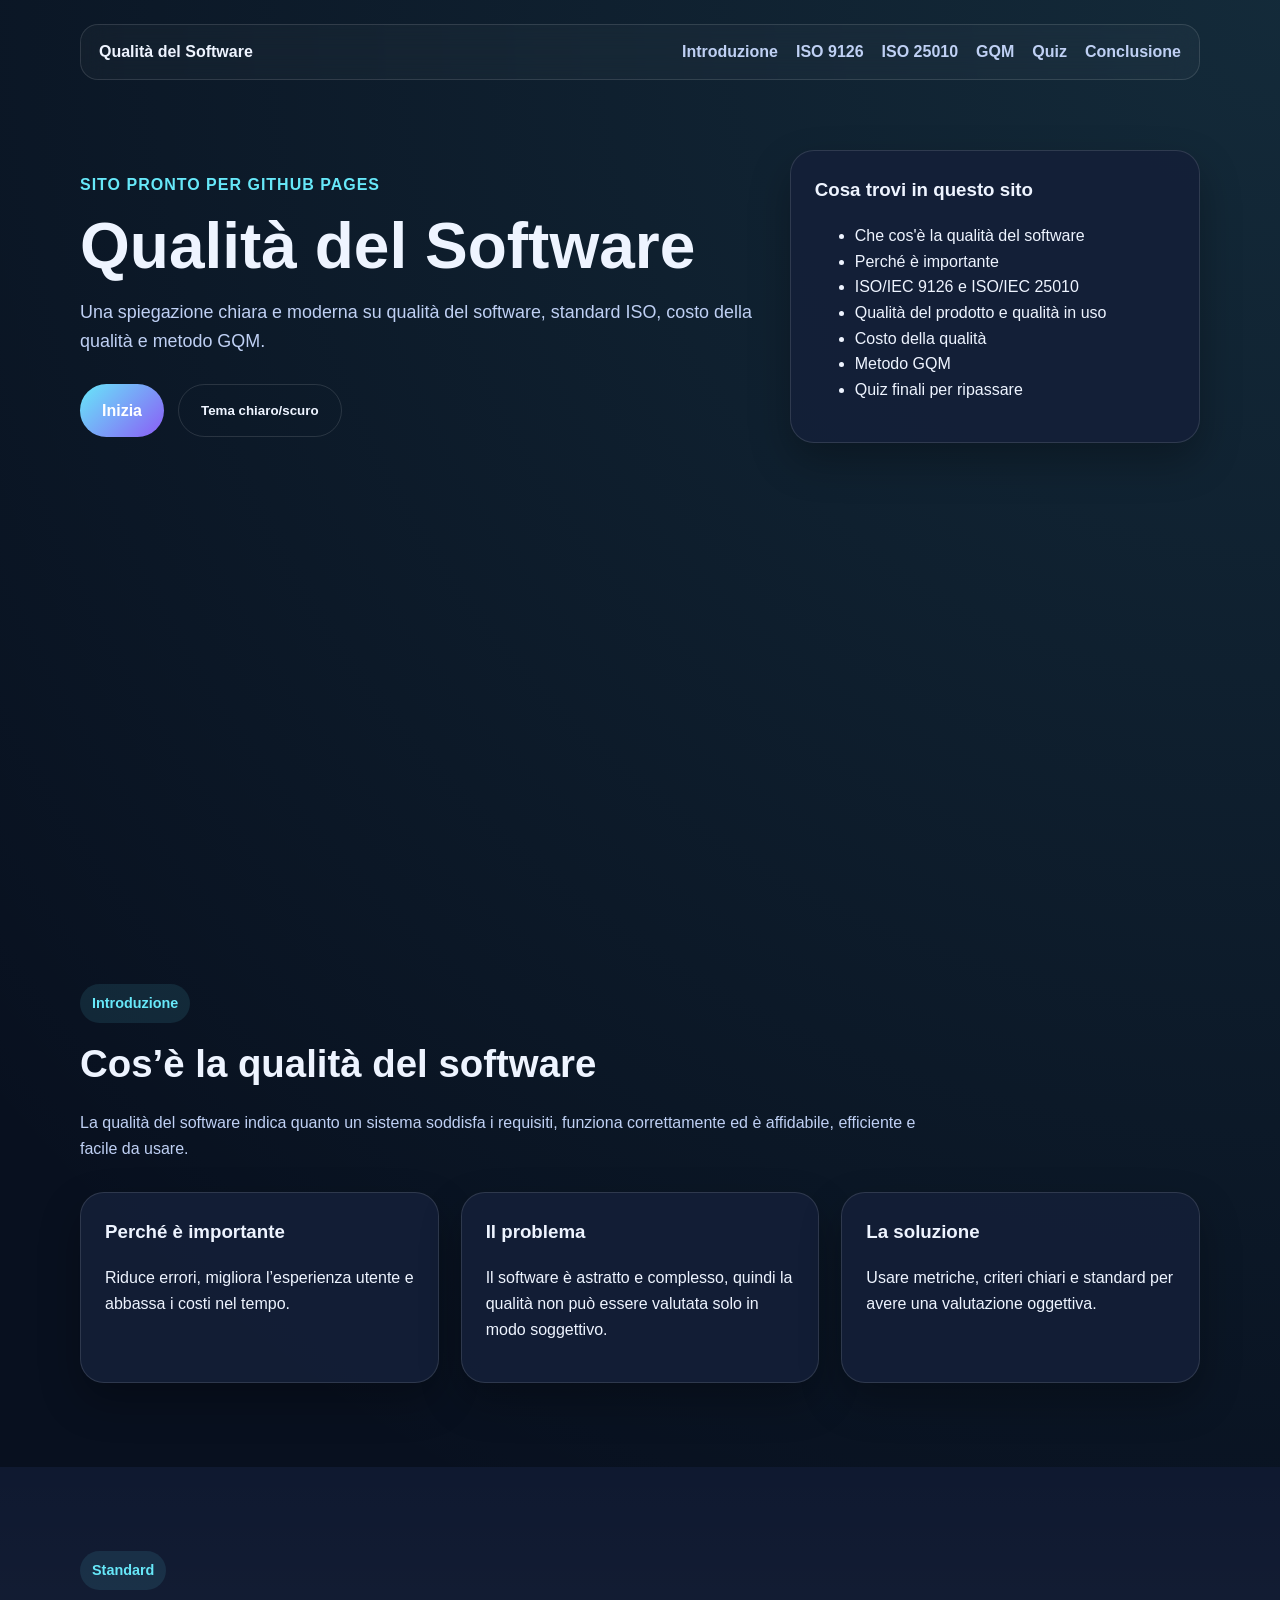
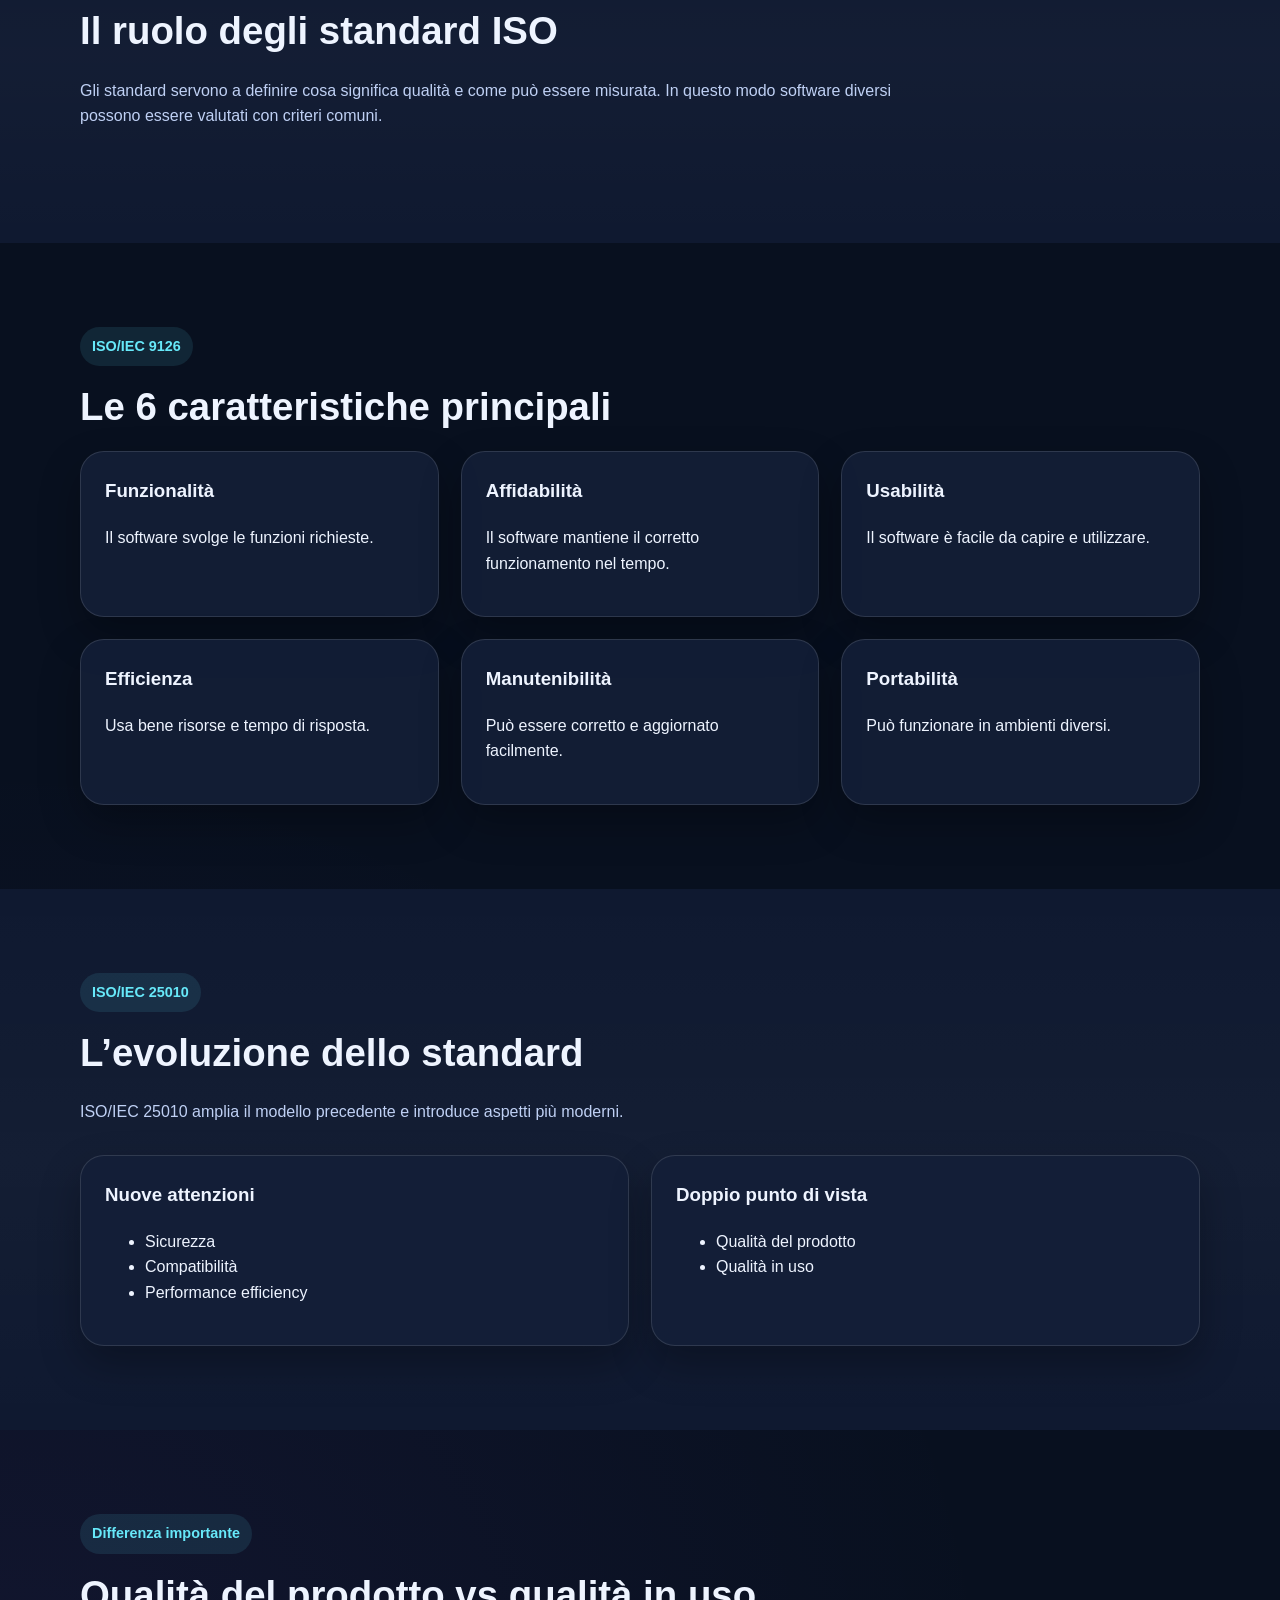
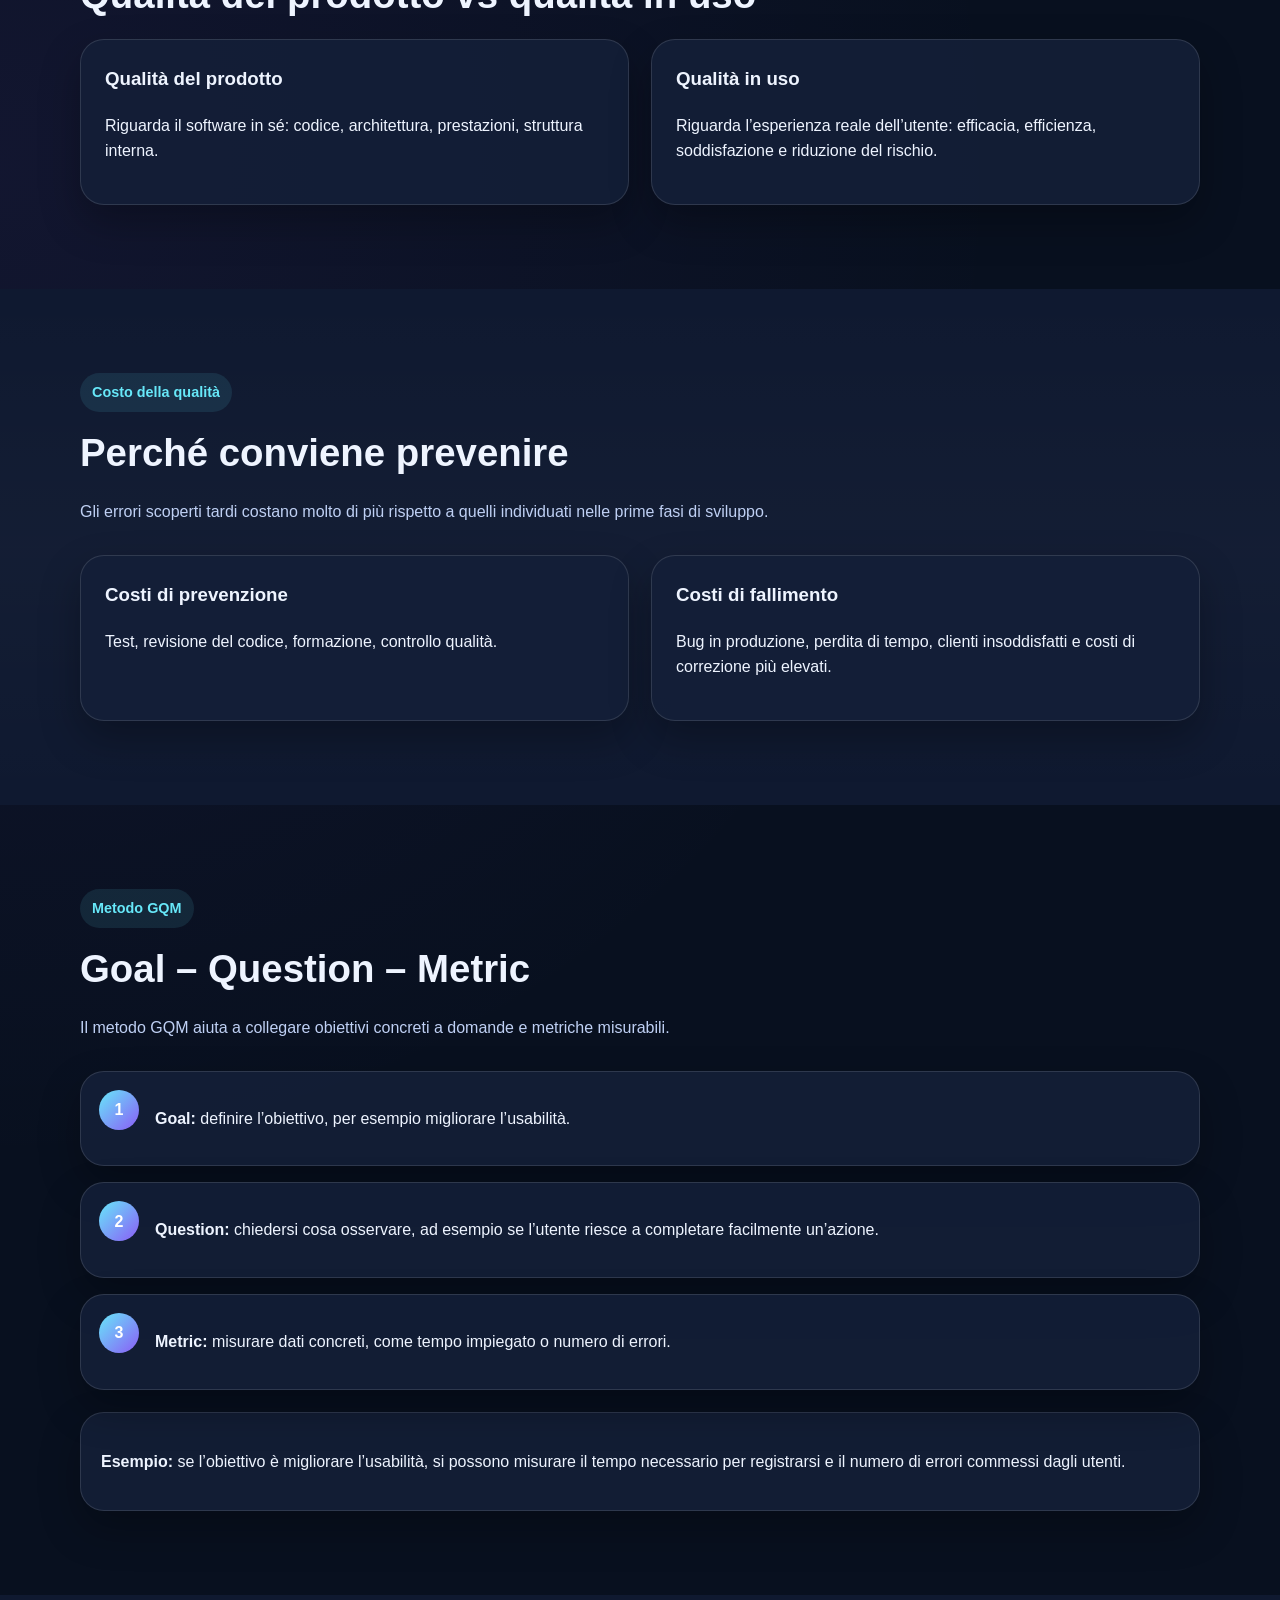
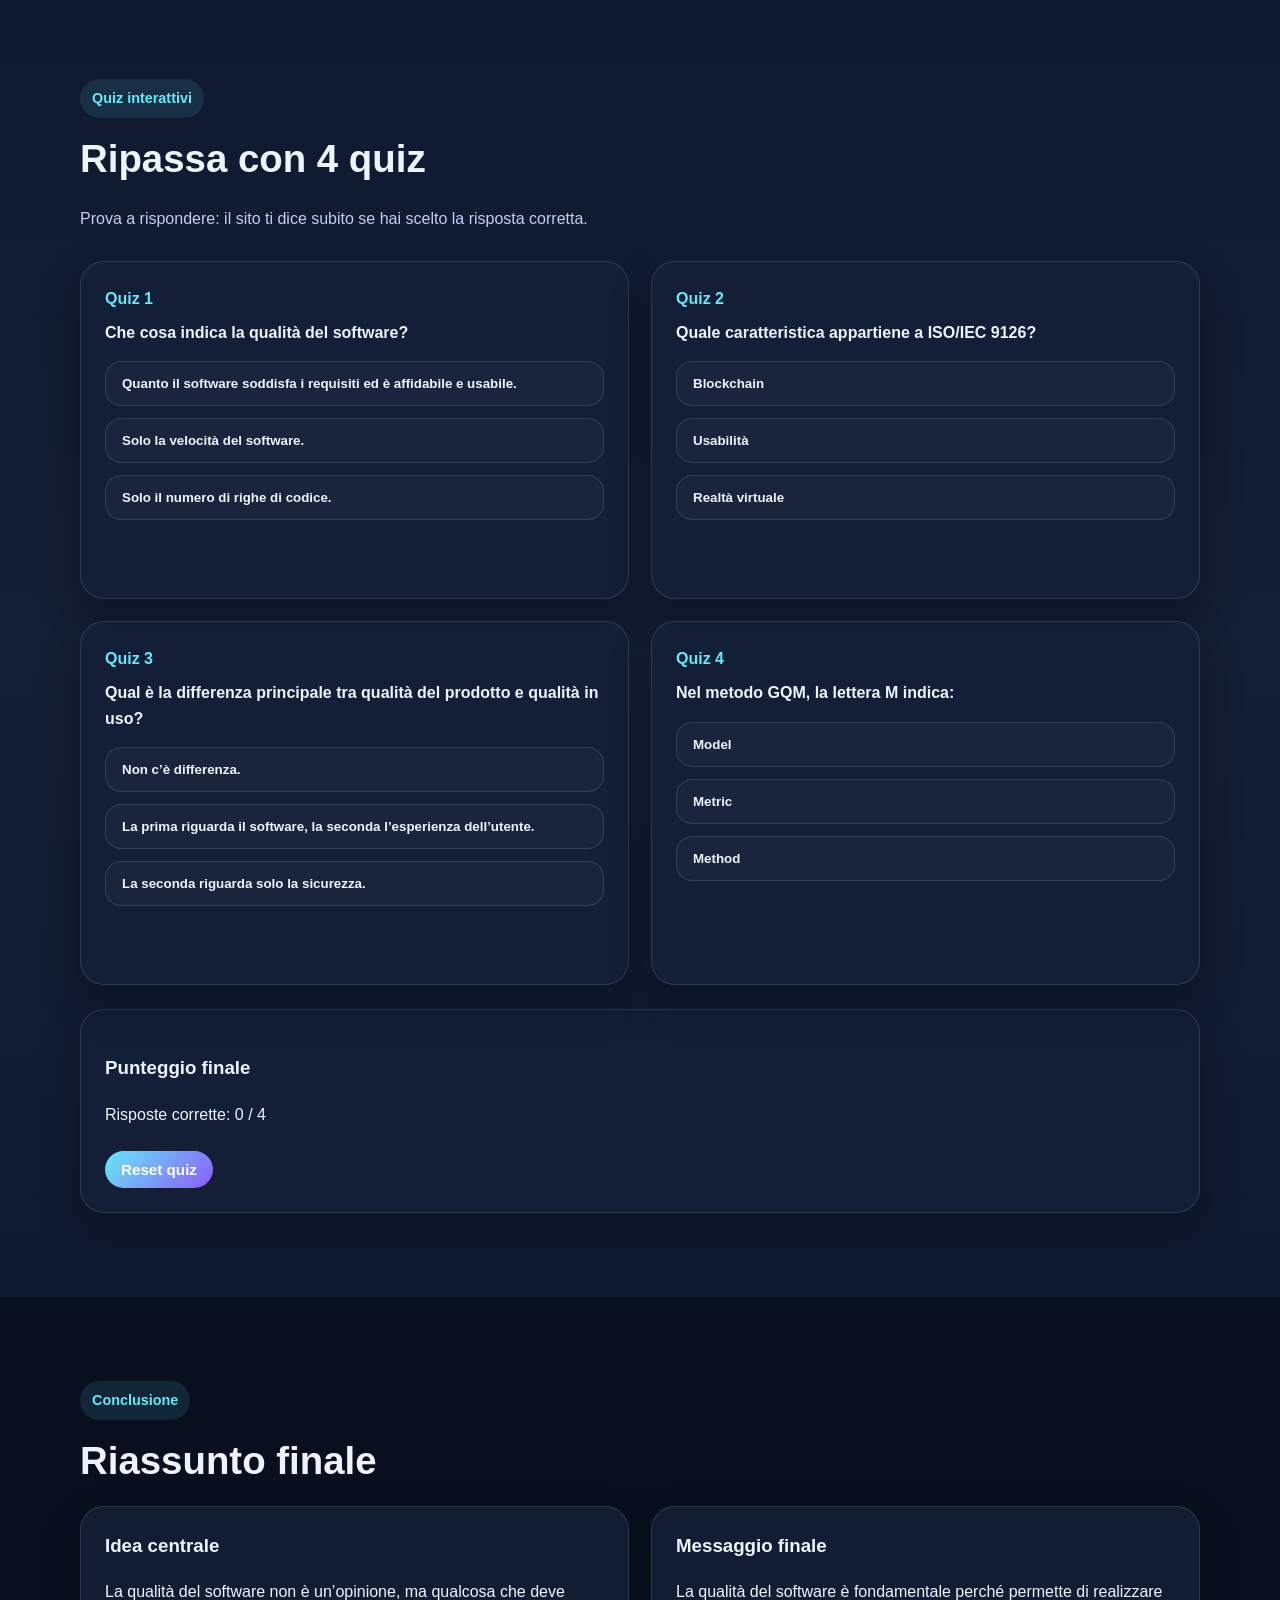
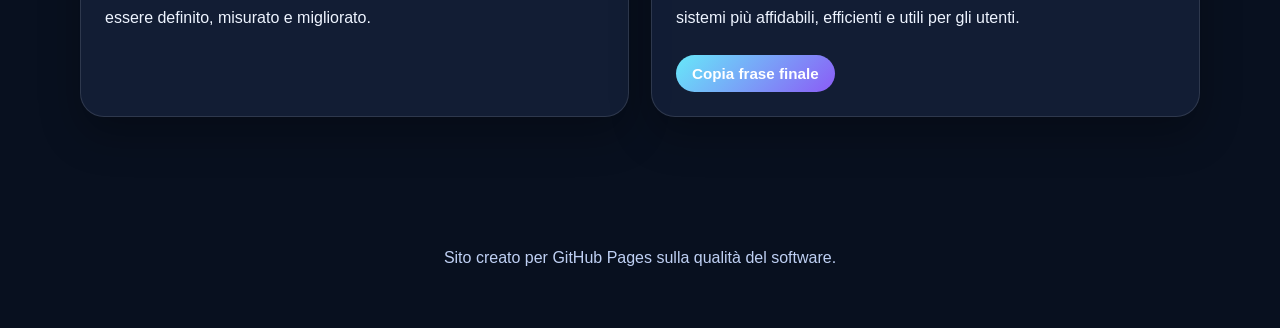
<file: index.html>
<!DOCTYPE html>
<html lang="it">
<head>
  <meta charset="UTF-8" />
  <meta name="viewport" content="width=device-width, initial-scale=1.0" />
  <title>Qualità del Software</title>
  <meta name="description" content="Sito sulla qualità del software: standard ISO, qualità del prodotto, qualità in uso e metodo GQM." />
  <link rel="stylesheet" href="style.css" />
</head>
<body>
  <div class="progress-bar" id="progressBar"></div>

  <header class="hero">
    <nav class="nav">
      <div class="logo">Qualità del Software</div>
      <button class="menu-toggle" id="menuToggle" aria-label="Apri menu">☰</button>
      <div class="nav-links" id="navLinks">
        <a href="#introduzione">Introduzione</a>
        <a href="#iso9126">ISO 9126</a>
        <a href="#iso25010">ISO 25010</a>
        <a href="#gqm">GQM</a>
        <a href="#quiz">Quiz</a>
        <a href="#conclusione">Conclusione</a>
      </div>
    </nav>

    <div class="container hero-grid">
      <div>
        <p class="eyebrow">Sito pronto per GitHub Pages</p>
        <h1>Qualità del Software</h1>
        <p class="subtitle">
          Una spiegazione chiara e moderna su qualità del software, standard ISO,
          costo della qualità e metodo GQM.
        </p>
        <div class="hero-buttons">
          <a class="btn primary" href="#introduzione">Inizia</a>
          <button class="btn secondary" id="themeToggle">Tema chiaro/scuro</button>
        </div>
      </div>

      <aside class="hero-card">
        <h3>Cosa trovi in questo sito</h3>
        <ul>
          <li>Che cos'è la qualità del software</li>
          <li>Perché è importante</li>
          <li>ISO/IEC 9126 e ISO/IEC 25010</li>
          <li>Qualità del prodotto e qualità in uso</li>
          <li>Costo della qualità</li>
          <li>Metodo GQM</li>
          <li>Quiz finali per ripassare</li>
        </ul>
      </aside>
    </div>
  </header>

  <main>
    <section class="section" id="introduzione">
      <div class="container">
        <span class="tag">Introduzione</span>
        <h2>Cos’è la qualità del software</h2>
        <p class="lead">
          La qualità del software indica quanto un sistema soddisfa i requisiti,
          funziona correttamente ed è affidabile, efficiente e facile da usare.
        </p>

        <div class="cards three">
          <article class="card">
            <h3>Perché è importante</h3>
            <p>Riduce errori, migliora l’esperienza utente e abbassa i costi nel tempo.</p>
          </article>
          <article class="card">
            <h3>Il problema</h3>
            <p>Il software è astratto e complesso, quindi la qualità non può essere valutata solo in modo soggettivo.</p>
          </article>
          <article class="card">
            <h3>La soluzione</h3>
            <p>Usare metriche, criteri chiari e standard per avere una valutazione oggettiva.</p>
          </article>
        </div>
      </div>
    </section>

    <section class="section alt">
      <div class="container">
        <span class="tag">Standard</span>
        <h2>Il ruolo degli standard ISO</h2>
        <p class="lead">
          Gli standard servono a definire cosa significa qualità e come può essere misurata.
          In questo modo software diversi possono essere valutati con criteri comuni.
        </p>
      </div>
    </section>

    <section class="section" id="iso9126">
      <div class="container">
        <span class="tag">ISO/IEC 9126</span>
        <h2>Le 6 caratteristiche principali</h2>
        <div class="cards three">
          <article class="card"><h3>Funzionalità</h3><p>Il software svolge le funzioni richieste.</p></article>
          <article class="card"><h3>Affidabilità</h3><p>Il software mantiene il corretto funzionamento nel tempo.</p></article>
          <article class="card"><h3>Usabilità</h3><p>Il software è facile da capire e utilizzare.</p></article>
          <article class="card"><h3>Efficienza</h3><p>Usa bene risorse e tempo di risposta.</p></article>
          <article class="card"><h3>Manutenibilità</h3><p>Può essere corretto e aggiornato facilmente.</p></article>
          <article class="card"><h3>Portabilità</h3><p>Può funzionare in ambienti diversi.</p></article>
        </div>
      </div>
    </section>

    <section class="section alt" id="iso25010">
      <div class="container">
        <span class="tag">ISO/IEC 25010</span>
        <h2>L’evoluzione dello standard</h2>
        <p class="lead">
          ISO/IEC 25010 amplia il modello precedente e introduce aspetti più moderni.
        </p>
        <div class="cards two">
          <article class="card">
            <h3>Nuove attenzioni</h3>
            <ul>
              <li>Sicurezza</li>
              <li>Compatibilità</li>
              <li>Performance efficiency</li>
            </ul>
          </article>
          <article class="card">
            <h3>Doppio punto di vista</h3>
            <ul>
              <li>Qualità del prodotto</li>
              <li>Qualità in uso</li>
            </ul>
          </article>
        </div>
      </div>
    </section>

    <section class="section">
      <div class="container">
        <span class="tag">Differenza importante</span>
        <h2>Qualità del prodotto vs qualità in uso</h2>
        <div class="cards two">
          <article class="card">
            <h3>Qualità del prodotto</h3>
            <p>Riguarda il software in sé: codice, architettura, prestazioni, struttura interna.</p>
          </article>
          <article class="card">
            <h3>Qualità in uso</h3>
            <p>Riguarda l’esperienza reale dell’utente: efficacia, efficienza, soddisfazione e riduzione del rischio.</p>
          </article>
        </div>
      </div>
    </section>

    <section class="section alt">
      <div class="container">
        <span class="tag">Costo della qualità</span>
        <h2>Perché conviene prevenire</h2>
        <p class="lead">
          Gli errori scoperti tardi costano molto di più rispetto a quelli individuati nelle prime fasi di sviluppo.
        </p>
        <div class="cards two">
          <article class="card">
            <h3>Costi di prevenzione</h3>
            <p>Test, revisione del codice, formazione, controllo qualità.</p>
          </article>
          <article class="card">
            <h3>Costi di fallimento</h3>
            <p>Bug in produzione, perdita di tempo, clienti insoddisfatti e costi di correzione più elevati.</p>
          </article>
        </div>
      </div>
    </section>

    <section class="section" id="gqm">
      <div class="container">
        <span class="tag">Metodo GQM</span>
        <h2>Goal – Question – Metric</h2>
        <p class="lead">
          Il metodo GQM aiuta a collegare obiettivi concreti a domande e metriche misurabili.
        </p>
        <div class="timeline">
          <div class="step"><span>1</span><p><strong>Goal:</strong> definire l’obiettivo, per esempio migliorare l’usabilità.</p></div>
          <div class="step"><span>2</span><p><strong>Question:</strong> chiedersi cosa osservare, ad esempio se l’utente riesce a completare facilmente un’azione.</p></div>
          <div class="step"><span>3</span><p><strong>Metric:</strong> misurare dati concreti, come tempo impiegato o numero di errori.</p></div>
        </div>

        <div class="quote-box">
          <p><strong>Esempio:</strong> se l’obiettivo è migliorare l’usabilità, si possono misurare il tempo necessario per registrarsi e il numero di errori commessi dagli utenti.</p>
        </div>
      </div>
    </section>

    <section class="section alt" id="quiz">
      <div class="container">
        <span class="tag">Quiz interattivi</span>
        <h2>Ripassa con 4 quiz</h2>
        <p class="lead">
          Prova a rispondere: il sito ti dice subito se hai scelto la risposta corretta.
        </p>

        <div class="quiz-grid">
          <article class="card quiz-card">
            <p class="quiz-number">Quiz 1</p>
            <p class="quiz-question">Che cosa indica la qualità del software?</p>
            <button class="quiz-btn" data-quiz="1" data-correct="true">Quanto il software soddisfa i requisiti ed è affidabile e usabile.</button>
            <button class="quiz-btn" data-quiz="1" data-correct="false">Solo la velocità del software.</button>
            <button class="quiz-btn" data-quiz="1" data-correct="false">Solo il numero di righe di codice.</button>
            <p id="quizResult1" class="quiz-result"></p>
          </article>

          <article class="card quiz-card">
            <p class="quiz-number">Quiz 2</p>
            <p class="quiz-question">Quale caratteristica appartiene a ISO/IEC 9126?</p>
            <button class="quiz-btn" data-quiz="2" data-correct="false">Blockchain</button>
            <button class="quiz-btn" data-quiz="2" data-correct="true">Usabilità</button>
            <button class="quiz-btn" data-quiz="2" data-correct="false">Realtà virtuale</button>
            <p id="quizResult2" class="quiz-result"></p>
          </article>

          <article class="card quiz-card">
            <p class="quiz-number">Quiz 3</p>
            <p class="quiz-question">Qual è la differenza principale tra qualità del prodotto e qualità in uso?</p>
            <button class="quiz-btn" data-quiz="3" data-correct="false">Non c’è differenza.</button>
            <button class="quiz-btn" data-quiz="3" data-correct="true">La prima riguarda il software, la seconda l’esperienza dell’utente.</button>
            <button class="quiz-btn" data-quiz="3" data-correct="false">La seconda riguarda solo la sicurezza.</button>
            <p id="quizResult3" class="quiz-result"></p>
          </article>

          <article class="card quiz-card">
            <p class="quiz-number">Quiz 4</p>
            <p class="quiz-question">Nel metodo GQM, la lettera M indica:</p>
            <button class="quiz-btn" data-quiz="4" data-correct="false">Model</button>
            <button class="quiz-btn" data-quiz="4" data-correct="true">Metric</button>
            <button class="quiz-btn" data-quiz="4" data-correct="false">Method</button>
            <p id="quizResult4" class="quiz-result"></p>
          </article>
        </div>

        <div class="score-box">
          <h3>Punteggio finale</h3>
          <p>Risposte corrette: <span id="scoreValue">0</span> / 4</p>
          <button class="btn primary small" id="resetQuizBtn">Reset quiz</button>
        </div>
      </div>
    </section>

    <section class="section" id="conclusione">
      <div class="container">
        <span class="tag">Conclusione</span>
        <h2>Riassunto finale</h2>
        <div class="cards two">
          <article class="card">
            <h3>Idea centrale</h3>
            <p>La qualità del software non è un’opinione, ma qualcosa che deve essere definito, misurato e migliorato.</p>
          </article>
          <article class="card">
            <h3>Messaggio finale</h3>
            <p id="finalPhrase">La qualità del software è fondamentale perché permette di realizzare sistemi più affidabili, efficienti e utili per gli utenti.</p>
            <button class="btn primary small" id="copyBtn">Copia frase finale</button>
            <span id="copyMsg" class="copy-msg"></span>
          </article>
        </div>
      </div>
    </section>
  </main>

  <footer class="footer">
    <p>Sito creato per GitHub Pages sulla qualità del software.</p>
  </footer>

  <script src="script.js"></script>
</body>
</html>
</file>
<file: style.css>
* {
  box-sizing: border-box;
}

:root {
  --bg: #08101f;
  --bg-alt: #0f1930;
  --card: rgba(20, 31, 56, 0.88);
  --text: #eef4ff;
  --muted: #bfd0f4;
  --accent: #67e8f9;
  --accent-2: #8b5cf6;
  --border: rgba(255,255,255,0.12);
  --shadow: 0 18px 40px rgba(0,0,0,0.28);
  --success: #34d399;
  --danger: #fb7185;
}

body.light {
  --bg: #f4f8fd;
  --bg-alt: #eaf0f8;
  --card: rgba(255,255,255,0.92);
  --text: #14233b;
  --muted: #5a6b82;
  --accent: #0891b2;
  --accent-2: #7c3aed;
  --border: rgba(20,35,59,0.12);
  --shadow: 0 18px 34px rgba(20,35,59,0.10);
}

html {
  scroll-behavior: smooth;
}

body {
  margin: 0;
  font-family: Arial, Helvetica, sans-serif;
  background:
    radial-gradient(circle at top right, rgba(103,232,249,0.12), transparent 25%),
    radial-gradient(circle at left center, rgba(139,92,246,0.08), transparent 28%),
    var(--bg);
  color: var(--text);
  line-height: 1.6;
}

.progress-bar {
  position: fixed;
  top: 0;
  left: 0;
  height: 4px;
  width: 0;
  z-index: 1000;
  background: linear-gradient(90deg, var(--accent), var(--accent-2));
}

.container {
  width: min(1120px, calc(100% - 32px));
  margin: 0 auto;
}

.hero {
  min-height: 100vh;
  padding: 24px 0 48px;
}

.nav {
  width: min(1120px, calc(100% - 32px));
  margin: 0 auto 46px;
  display: flex;
  align-items: center;
  justify-content: space-between;
  gap: 18px;
  flex-wrap: wrap;
  padding: 14px 18px;
  border: 1px solid var(--border);
  border-radius: 18px;
  backdrop-filter: blur(14px);
  background: rgba(255,255,255,0.03);
  position: sticky;
  top: 12px;
  z-index: 999;
}

.logo {
  font-weight: 800;
}

.menu-toggle {
  display: none;
  border: 1px solid var(--border);
  background: transparent;
  color: var(--text);
  border-radius: 12px;
  padding: 8px 12px;
  font-size: 1.1rem;
  cursor: pointer;
}

.nav-links {
  display: flex;
  gap: 18px;
  flex-wrap: wrap;
}

.nav-links a {
  color: var(--muted);
  text-decoration: none;
  font-weight: 700;
}

.nav-links a:hover {
  color: var(--accent);
}

.hero-grid {
  display: grid;
  grid-template-columns: 1.25fr 0.75fr;
  gap: 26px;
  align-items: center;
  padding-top: 24px;
}

.eyebrow {
  color: var(--accent);
  font-weight: 800;
  text-transform: uppercase;
  letter-spacing: 1px;
}

h1 {
  font-size: clamp(2.5rem, 5vw, 5rem);
  line-height: 1.05;
  margin: 0 0 18px;
}

.subtitle {
  color: var(--muted);
  max-width: 720px;
  font-size: 1.12rem;
}

.hero-card,
.card,
.step,
.quote-box,
.score-box {
  background: var(--card);
  border: 1px solid var(--border);
  border-radius: 24px;
  box-shadow: var(--shadow);
}

.hero-card {
  padding: 24px;
}

.hero-card h3 {
  margin-top: 0;
}

.hero-buttons {
  display: flex;
  gap: 14px;
  flex-wrap: wrap;
  margin-top: 28px;
}

.btn {
  border: none;
  border-radius: 999px;
  padding: 14px 22px;
  font-weight: 800;
  cursor: pointer;
  text-decoration: none;
  display: inline-block;
}

.primary {
  background: linear-gradient(135deg, var(--accent), var(--accent-2));
  color: white;
}

.secondary {
  background: transparent;
  color: var(--text);
  border: 1px solid var(--border);
}

.small {
  padding: 10px 16px;
  font-size: 0.95rem;
  margin-top: 8px;
}

.section {
  padding: 84px 0;
}

.alt {
  background: linear-gradient(180deg, transparent, rgba(255,255,255,0.02), transparent), var(--bg-alt);
}

.tag {
  display: inline-block;
  margin-bottom: 10px;
  padding: 8px 12px;
  border-radius: 999px;
  background: rgba(103,232,249,0.10);
  color: var(--accent);
  font-weight: 800;
  font-size: 0.9rem;
}

h2 {
  font-size: clamp(1.9rem, 3vw, 3rem);
  margin: 0 0 14px;
}

.lead {
  color: var(--muted);
  max-width: 840px;
  margin-bottom: 30px;
}

.cards {
  display: grid;
  gap: 22px;
}

.cards.three {
  grid-template-columns: repeat(3, minmax(0, 1fr));
}

.cards.two,
.quiz-grid {
  grid-template-columns: repeat(2, minmax(0, 1fr));
}

.cards.two,
.quiz-grid {
  display: grid;
  gap: 22px;
}

.card {
  padding: 24px;
}

.card h3 {
  margin-top: 0;
}

.timeline {
  display: grid;
  gap: 16px;
  margin-top: 24px;
}

.step {
  display: flex;
  gap: 16px;
  align-items: flex-start;
  padding: 18px;
}

.step span {
  width: 40px;
  height: 40px;
  min-width: 40px;
  display: grid;
  place-items: center;
  border-radius: 50%;
  background: linear-gradient(135deg, var(--accent), var(--accent-2));
  color: white;
  font-weight: 800;
}

.quote-box {
  padding: 20px;
  margin-top: 22px;
}

.quiz-number {
  color: var(--accent);
  font-weight: 800;
  margin-top: 0;
  margin-bottom: 8px;
}

.quiz-question {
  font-weight: 700;
  margin-top: 0;
}

.quiz-btn {
  display: block;
  width: 100%;
  text-align: left;
  margin-top: 12px;
  padding: 14px 16px;
  border-radius: 16px;
  border: 1px solid var(--border);
  background: rgba(255,255,255,0.03);
  color: var(--text);
  cursor: pointer;
  font-weight: 700;
}

.quiz-btn:hover {
  border-color: rgba(103,232,249,0.45);
}

.quiz-btn.selected-correct {
  border-color: var(--success);
  outline: 2px solid rgba(52, 211, 153, 0.25);
}

.quiz-btn.selected-wrong {
  border-color: var(--danger);
  outline: 2px solid rgba(251, 113, 133, 0.25);
}

.quiz-result {
  min-height: 24px;
  margin-top: 14px;
  font-weight: 800;
}

.score-box {
  padding: 24px;
  margin-top: 24px;
}

.copy-msg {
  display: inline-block;
  margin-left: 10px;
  color: var(--accent);
  font-weight: 800;
}

.footer {
  text-align: center;
  color: var(--muted);
  padding: 28px 20px 42px;
}

@media (max-width: 920px) {
  .hero-grid,
  .cards.three,
  .cards.two,
  .quiz-grid {
    grid-template-columns: 1fr;
  }
}

@media (max-width: 760px) {
  .menu-toggle {
    display: inline-block;
  }

  .nav-links {
    width: 100%;
    display: none;
    flex-direction: column;
    gap: 10px;
    padding-top: 8px;
  }

  .nav-links.open {
    display: flex;
  }

  .hero {
    min-height: auto;
  }
}
</file>
